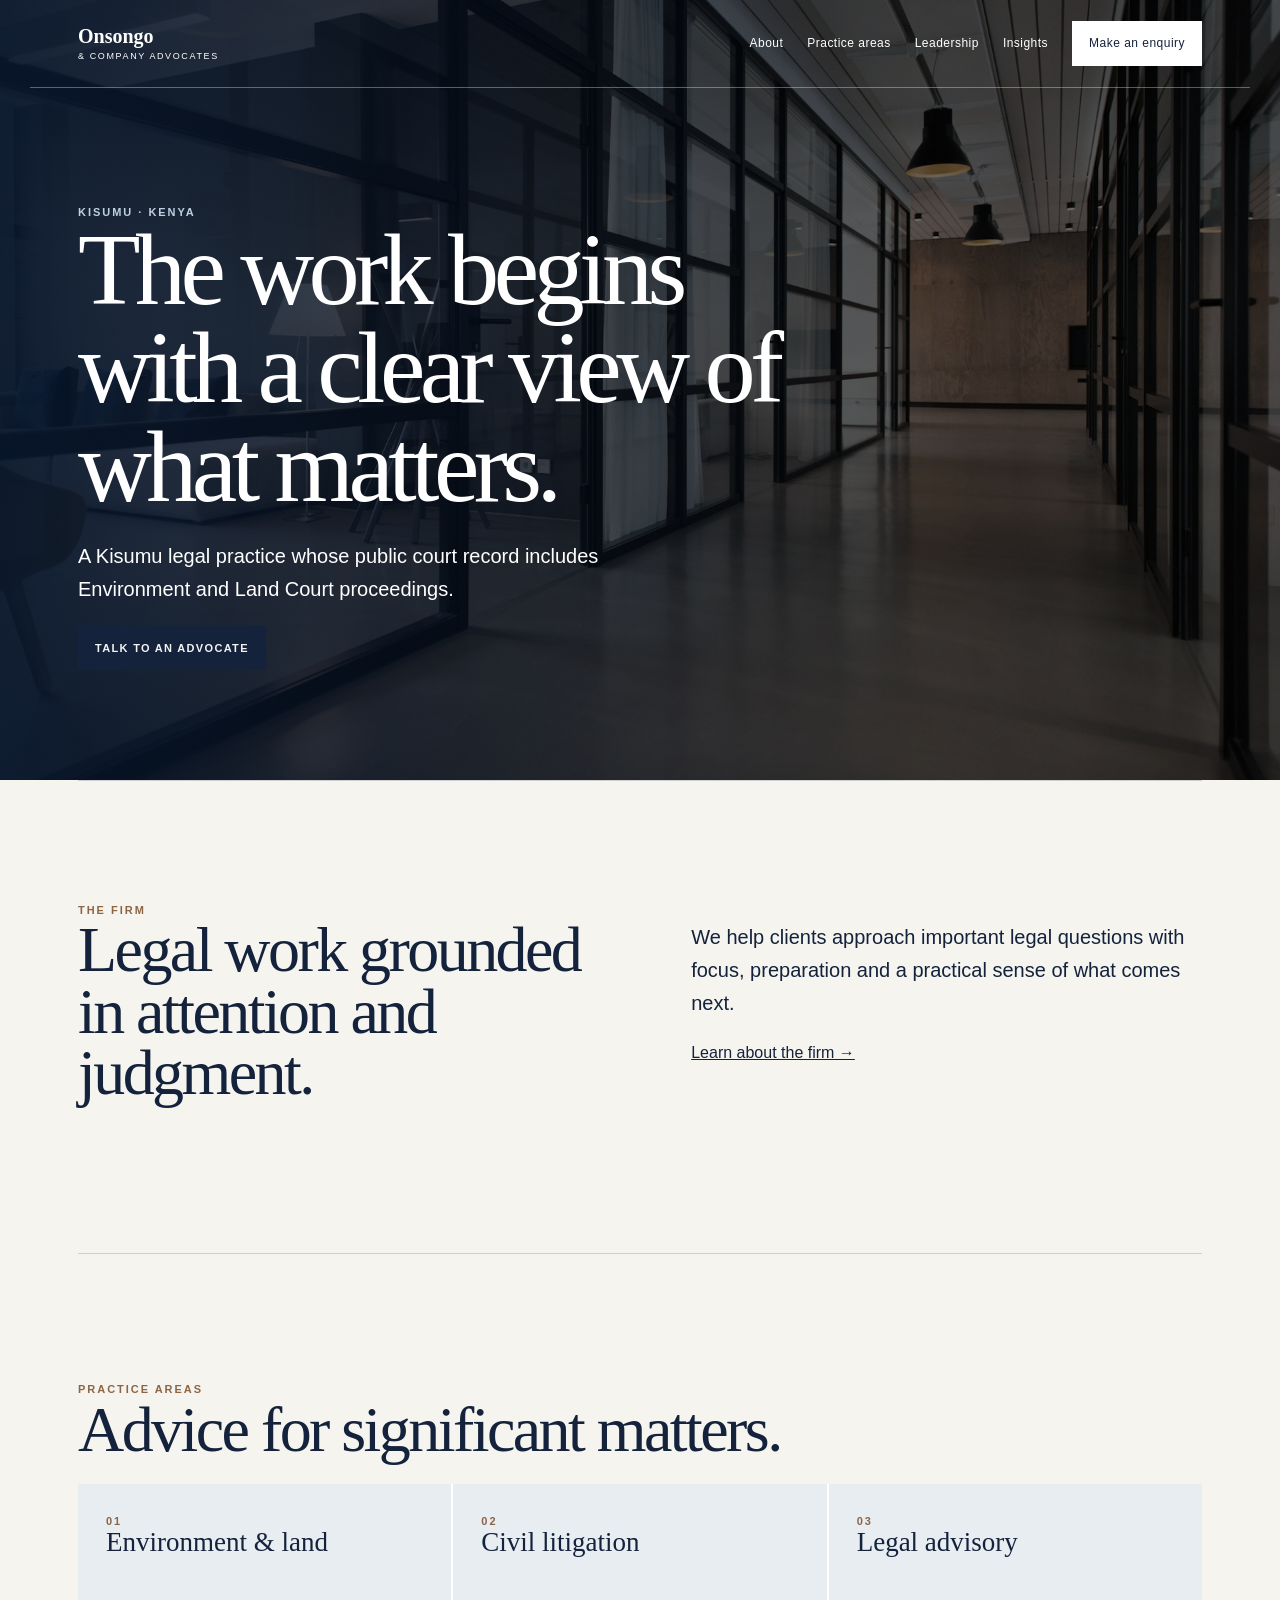
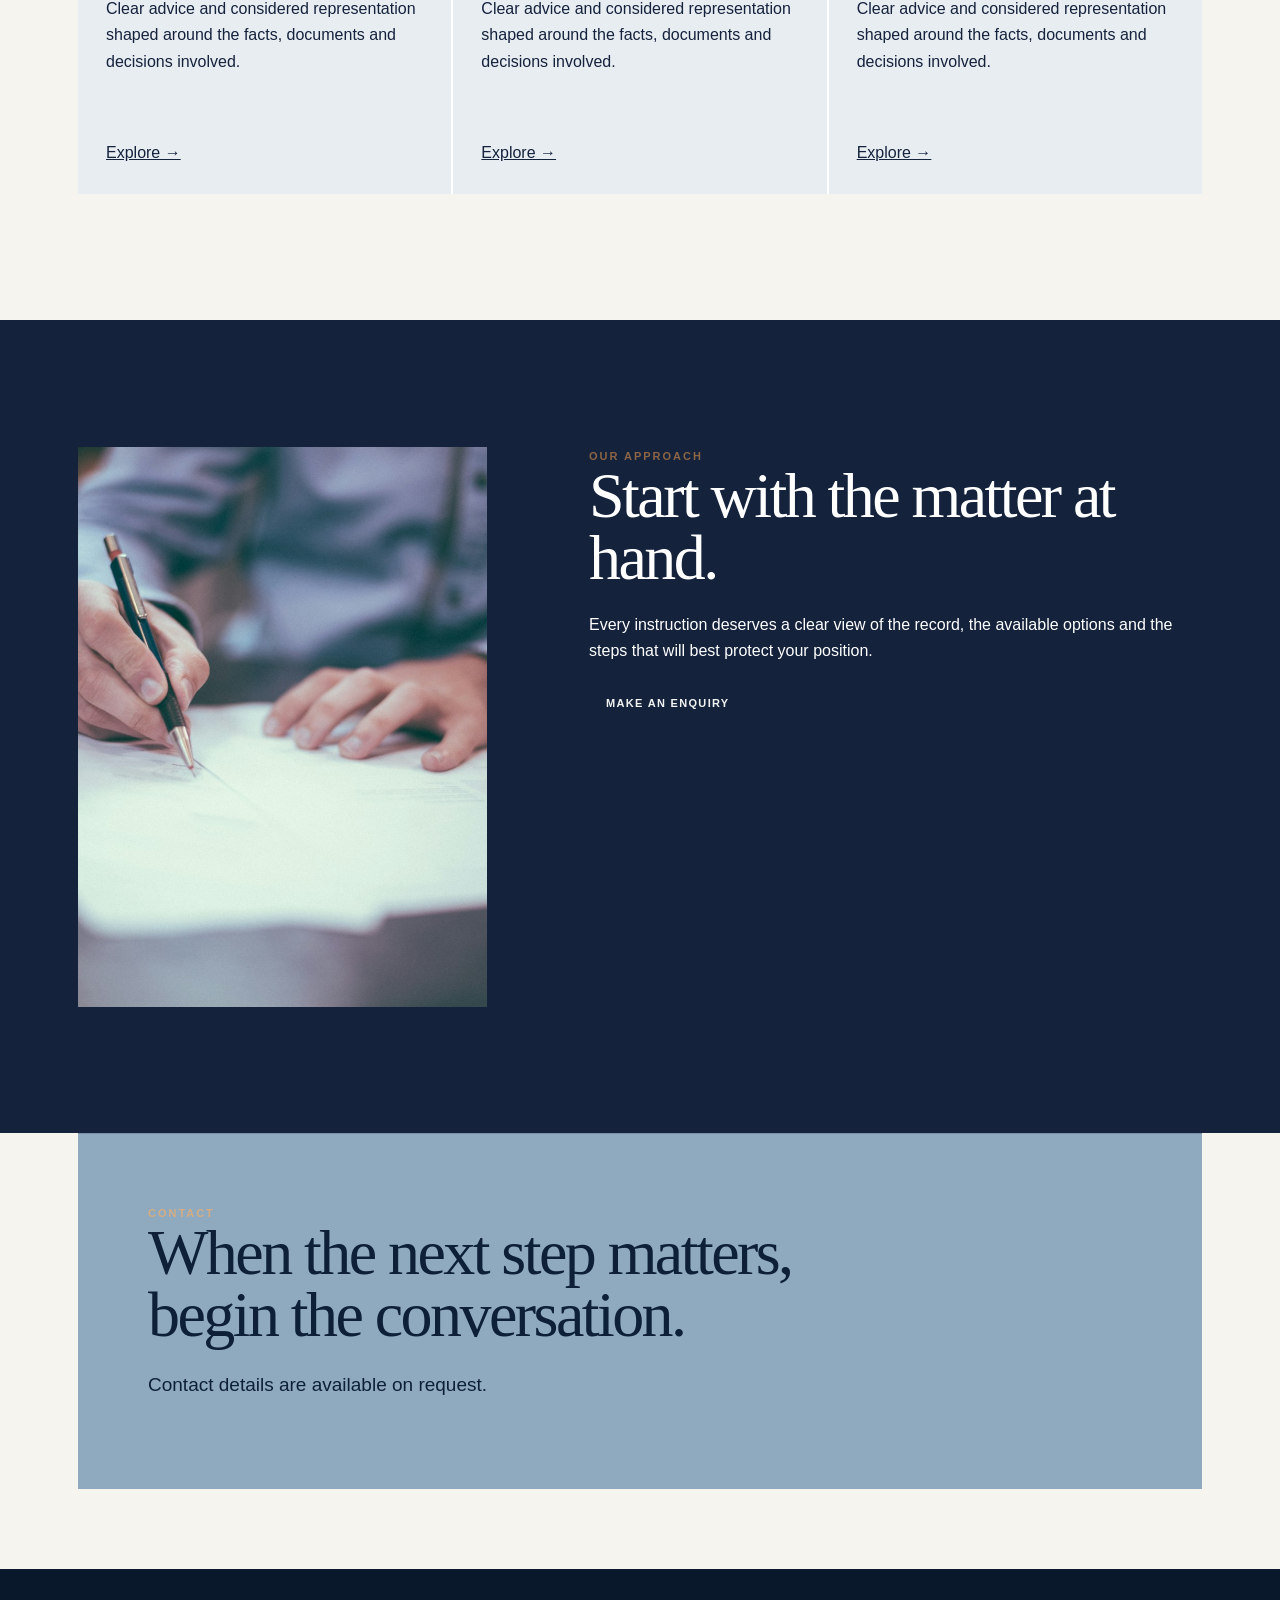
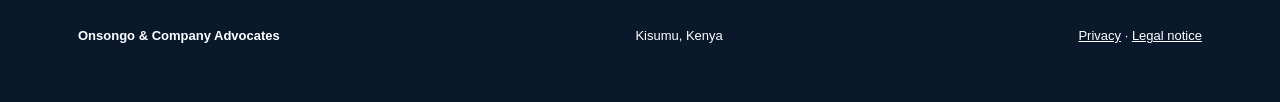
<file: index.html>
<!doctype html><html lang="en"><head><meta charset="utf-8"><meta name="viewport" content="width=device-width,initial-scale=1"><title>Onsongo & Company Advocates</title><meta name="description" content="Onsongo & Company Advocates — legal counsel in Kisumu, Kenya."><link rel="canonical" href="https://onsongo-company-advocates.vercel.app/"><meta property="og:title" content="Onsongo & Company Advocates"><meta property="og:description" content="Onsongo & Company Advocates — legal counsel in Kisumu, Kenya."><meta property="og:image" content="https://onsongo-company-advocates.vercel.app/assets/hero.jpg"><meta name="twitter:card" content="summary_large_image"><link rel="manifest" href="/manifest.webmanifest"><link rel="preload" as="image" href="/assets/hero.jpg"><style>:root{--ink:#14223c;--paper:#f2f4f2;--accent:#b47d4b;--line:color-mix(in srgb,var(--ink) 18%,transparent)}*{box-sizing:border-box}html{scroll-behavior:smooth}body{margin:0;background:var(--paper);color:var(--ink);font:16px/1.65 Arial,sans-serif}a{color:inherit}header,main,footer{max-width:1220px;margin:auto;padding-inline:clamp(20px,4vw,48px)}header{height:88px;display:flex;align-items:center;justify-content:space-between;border-bottom:1px solid var(--line)}.logo{text-decoration:none;font:600 20px/1 Georgia,serif}.logo small{display:block;font:9px Arial;letter-spacing:.18em;margin-top:5px}nav{display:flex;align-items:center;gap:24px;font-size:12px;letter-spacing:.04em}nav a{text-decoration:none}.navcta,.button{background:var(--ink);color:var(--paper);padding:13px 17px}.menu{display:none}section{padding:clamp(68px,10vw,126px) 0;border-top:1px solid var(--line)}.hero{border:0;padding-top:50px;display:grid;grid-template-columns:1.05fr .95fr;gap:clamp(32px,7vw,90px);align-items:end;min-height:640px}.kicker{font-size:11px;font-weight:700;letter-spacing:.18em;text-transform:uppercase;color:#8c6545}h1,h2,h3{font-family:Georgia,serif;font-weight:500;line-height:.96;margin:0 0 24px}h1{font-size:clamp(54px,7.6vw,106px);letter-spacing:-.055em}h2{font-size:clamp(38px,5vw,66px);letter-spacing:-.04em}.hero p,.intro{font-size:20px;max-width:570px}.heroimg{width:100%;height:510px;object-fit:cover;display:block;filter:saturate(.8) contrast(1.03)}.button{display:inline-block;text-decoration:none;font-size:11px;letter-spacing:.12em;text-transform:uppercase;font-weight:bold}.twocol{display:grid;grid-template-columns:1fr 1fr;gap:clamp(35px,8vw,110px)}.cards{display:grid;grid-template-columns:repeat(3,1fr);border:1px solid var(--line)}.card{padding:28px;border-right:1px solid var(--line);min-height:250px}.card:last-child{border:0}.card h3{font-size:27px}.wideimage{width:100%;height:390px;object-fit:cover}.band{background:var(--ink);color:var(--paper);padding:clamp(36px,6vw,70px)}.band h2{max-width:700px}.details{font-size:19px}.legal{font-size:14px;max-width:760px;color:color-mix(in srgb,var(--ink) 74%,transparent)}footer{padding-block:55px;font-size:13px;border-top:1px solid var(--line)}footer div{display:flex;justify-content:space-between;gap:20px;flex-wrap:wrap}.pagehero{padding:110px 0 72px}.list{padding:0;margin:35px 0;list-style:none;border-top:1px solid var(--line)}.list li{padding:25px 0;border-bottom:1px solid var(--line);display:grid;grid-template-columns:1fr 2fr;gap:30px}.list b{font:500 30px Georgia,serif}@media(max-width:760px){header{height:76px}nav{display:none}.menu{display:block;border:0;background:none;color:var(--ink);font:12px Arial;letter-spacing:.1em;text-transform:uppercase}.hero,.twocol{grid-template-columns:1fr}.hero{min-height:auto;padding-top:60px}.heroimg{height:350px}.cards{grid-template-columns:1fr}.card{border-right:0;border-bottom:1px solid var(--line);min-height:0}.card:last-child{border-bottom:0}.list li{grid-template-columns:1fr;gap:9px}section{padding:70px 0}}@media(prefers-reduced-motion:reduce){html{scroll-behavior:auto}}</style><link rel="stylesheet" href="/assets/brand.css"><script type="application/ld+json">{"@context":"https://schema.org","@type":"LegalService","name":"Onsongo & Company Advocates","address":{"@type":"PostalAddress","addressLocality":"Kisumu","addressCountry":"KE"}}</script></head><body><header><a class="logo" href="/">Onsongo<small>& COMPANY ADVOCATES</small></a><button class="menu" aria-label="Open navigation">Menu</button><nav><a href="/about.html">About</a><a href="/practice-areas.html">Practice areas</a><a href="/about.html#leadership">Leadership</a><a href="/insights.html">Insights</a><a href="/contact.html" class="navcta">Make an enquiry</a></nav></header><main><section class="hero"><div><div class="kicker">Kisumu · Kenya</div><h1>The work begins with a clear view of what matters.</h1><p>A Kisumu legal practice whose public court record includes Environment and Land Court proceedings.</p><a class="button" href="/contact.html">Talk to an advocate</a></div><img class="heroimg" src="/assets/hero.jpg" alt="A calm, modern office environment"></section><section class="twocol"><div><div class="kicker">The firm</div><h2>Legal work grounded in attention and judgment.</h2></div><div><p class="intro">We help clients approach important legal questions with focus, preparation and a practical sense of what comes next.</p><a href="/about.html">Learn about the firm →</a></div></section><section><div class="kicker">Practice areas</div><h2>Advice for significant matters.</h2><div class="cards"><article class="card"><div class="kicker">01</div><h3>Environment & land</h3><p>Clear advice and considered representation shaped around the facts, documents and decisions involved.</p><a href="/practice-areas.html">Explore →</a></article><article class="card"><div class="kicker">02</div><h3>Civil litigation</h3><p>Clear advice and considered representation shaped around the facts, documents and decisions involved.</p><a href="/practice-areas.html">Explore →</a></article><article class="card"><div class="kicker">03</div><h3>Legal advisory</h3><p>Clear advice and considered representation shaped around the facts, documents and decisions involved.</p><a href="/practice-areas.html">Explore →</a></article></div></section><section class="twocol"><img class="wideimage" src="/assets/editorial.jpg" alt="Professional documents and workspace"><div><div class="kicker">Our approach</div><h2>Start with the matter at hand.</h2><p>Every instruction deserves a clear view of the record, the available options and the steps that will best protect your position.</p><a class="button" href="/contact.html">Make an enquiry</a></div></section><section class="band"><div class="kicker" style="color:#d5ad83">Contact</div><h2>When the next step matters, begin the conversation.</h2><p class="details">Contact details are available on request.</p></section></main><footer><div><strong>Onsongo & Company Advocates</strong><span>Kisumu, Kenya</span><span><a href="/privacy.html">Privacy</a> · <a href="/terms.html">Legal notice</a></span></div></footer><script src="/assets/site.js"></script></body></html>
</file>
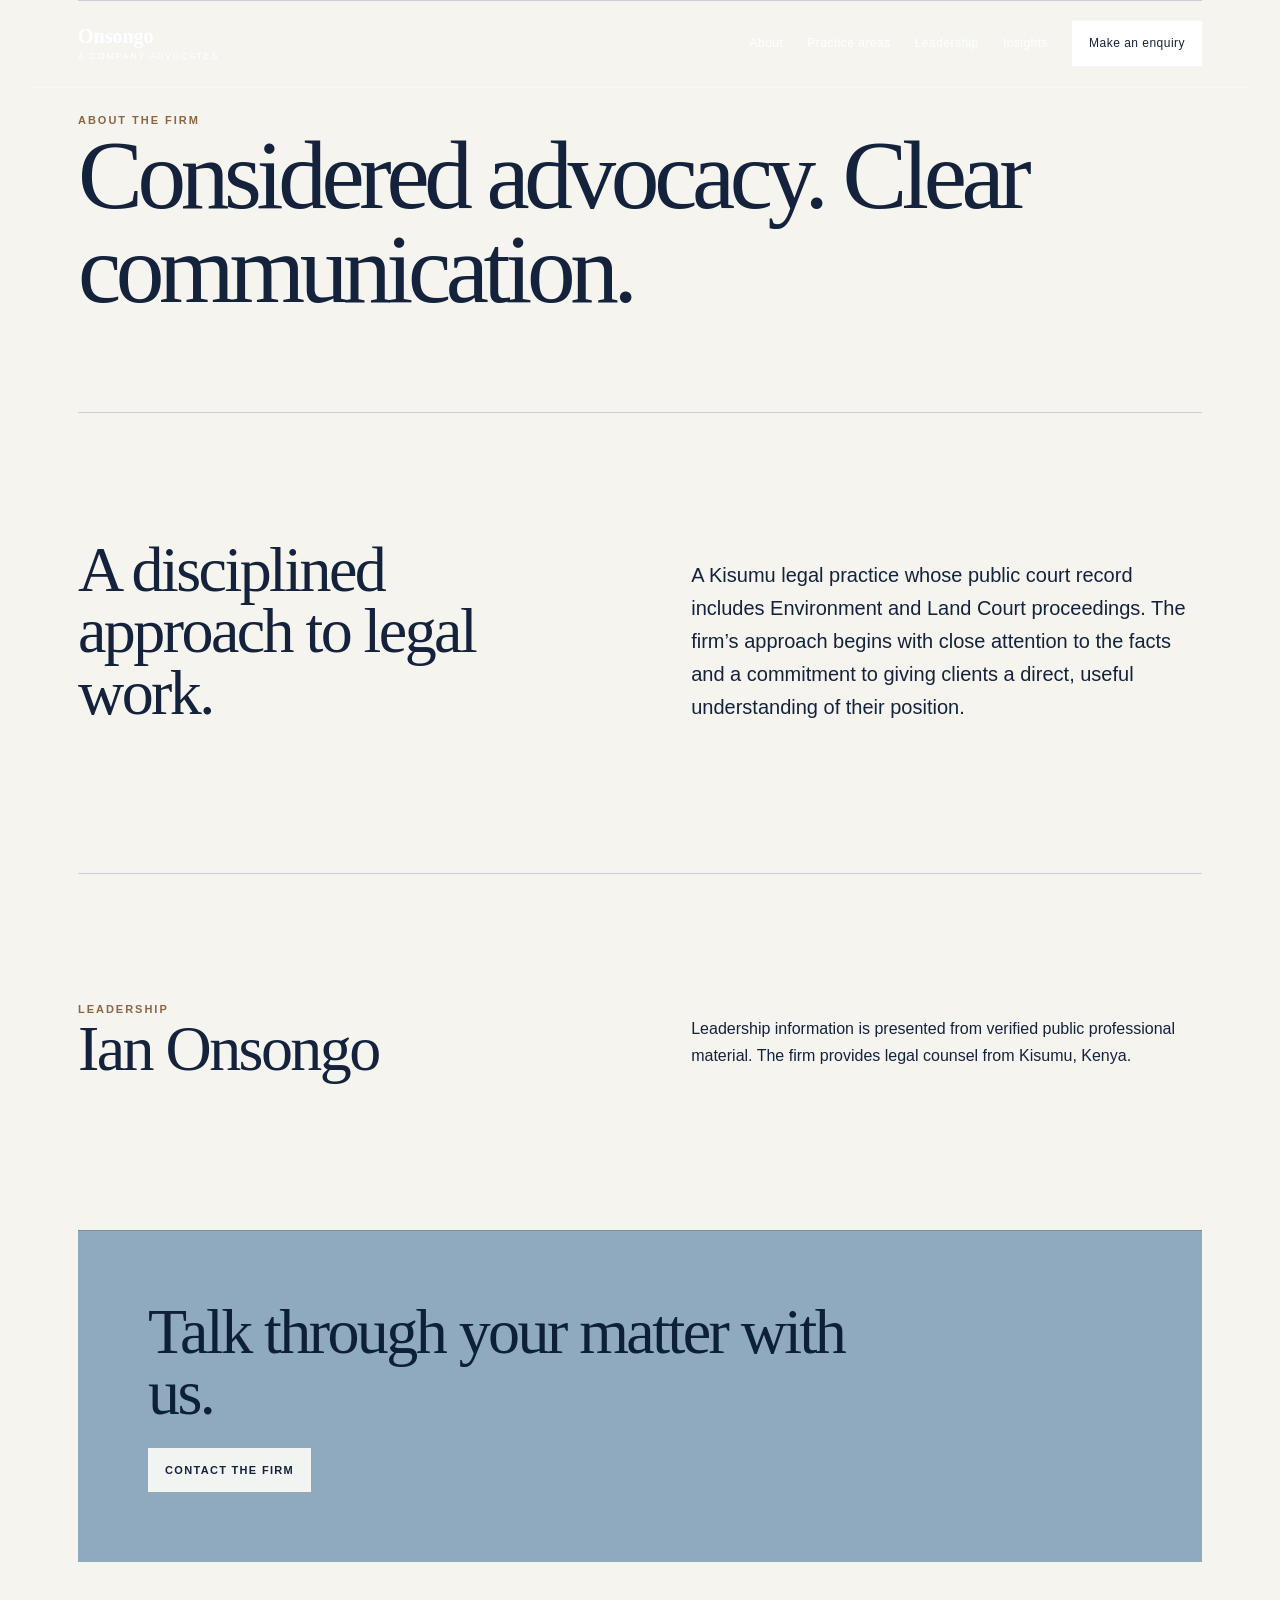
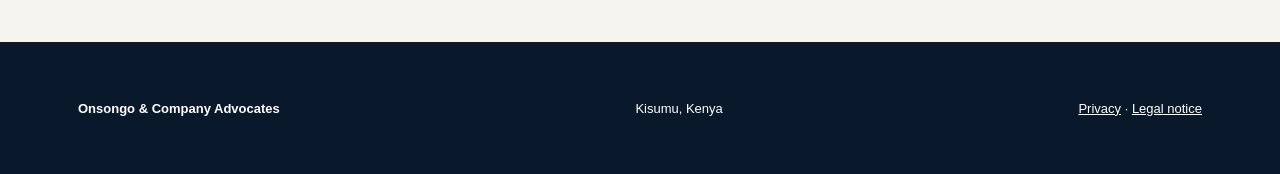
<file: about.html>
<!doctype html><html lang="en"><head><meta charset="utf-8"><meta name="viewport" content="width=device-width,initial-scale=1"><title>About | Onsongo & Company Advocates</title><meta name="description" content="Learn about Onsongo & Company Advocates in Kisumu."><link rel="canonical" href="https://onsongo-company-advocates.vercel.app/about.html"><meta property="og:title" content="About | Onsongo & Company Advocates"><meta property="og:description" content="Learn about Onsongo & Company Advocates in Kisumu."><meta property="og:image" content="https://onsongo-company-advocates.vercel.app/assets/hero.jpg"><meta name="twitter:card" content="summary_large_image"><link rel="manifest" href="/manifest.webmanifest"><link rel="preload" as="image" href="/assets/hero.jpg"><style>:root{--ink:#14223c;--paper:#f2f4f2;--accent:#b47d4b;--line:color-mix(in srgb,var(--ink) 18%,transparent)}*{box-sizing:border-box}html{scroll-behavior:smooth}body{margin:0;background:var(--paper);color:var(--ink);font:16px/1.65 Arial,sans-serif}a{color:inherit}header,main,footer{max-width:1220px;margin:auto;padding-inline:clamp(20px,4vw,48px)}header{height:88px;display:flex;align-items:center;justify-content:space-between;border-bottom:1px solid var(--line)}.logo{text-decoration:none;font:600 20px/1 Georgia,serif}.logo small{display:block;font:9px Arial;letter-spacing:.18em;margin-top:5px}nav{display:flex;align-items:center;gap:24px;font-size:12px;letter-spacing:.04em}nav a{text-decoration:none}.navcta,.button{background:var(--ink);color:var(--paper);padding:13px 17px}.menu{display:none}section{padding:clamp(68px,10vw,126px) 0;border-top:1px solid var(--line)}.hero{border:0;padding-top:50px;display:grid;grid-template-columns:1.05fr .95fr;gap:clamp(32px,7vw,90px);align-items:end;min-height:640px}.kicker{font-size:11px;font-weight:700;letter-spacing:.18em;text-transform:uppercase;color:#8c6545}h1,h2,h3{font-family:Georgia,serif;font-weight:500;line-height:.96;margin:0 0 24px}h1{font-size:clamp(54px,7.6vw,106px);letter-spacing:-.055em}h2{font-size:clamp(38px,5vw,66px);letter-spacing:-.04em}.hero p,.intro{font-size:20px;max-width:570px}.heroimg{width:100%;height:510px;object-fit:cover;display:block;filter:saturate(.8) contrast(1.03)}.button{display:inline-block;text-decoration:none;font-size:11px;letter-spacing:.12em;text-transform:uppercase;font-weight:bold}.twocol{display:grid;grid-template-columns:1fr 1fr;gap:clamp(35px,8vw,110px)}.cards{display:grid;grid-template-columns:repeat(3,1fr);border:1px solid var(--line)}.card{padding:28px;border-right:1px solid var(--line);min-height:250px}.card:last-child{border:0}.card h3{font-size:27px}.wideimage{width:100%;height:390px;object-fit:cover}.band{background:var(--ink);color:var(--paper);padding:clamp(36px,6vw,70px)}.band h2{max-width:700px}.details{font-size:19px}.legal{font-size:14px;max-width:760px;color:color-mix(in srgb,var(--ink) 74%,transparent)}footer{padding-block:55px;font-size:13px;border-top:1px solid var(--line)}footer div{display:flex;justify-content:space-between;gap:20px;flex-wrap:wrap}.pagehero{padding:110px 0 72px}.list{padding:0;margin:35px 0;list-style:none;border-top:1px solid var(--line)}.list li{padding:25px 0;border-bottom:1px solid var(--line);display:grid;grid-template-columns:1fr 2fr;gap:30px}.list b{font:500 30px Georgia,serif}@media(max-width:760px){header{height:76px}nav{display:none}.menu{display:block;border:0;background:none;color:var(--ink);font:12px Arial;letter-spacing:.1em;text-transform:uppercase}.hero,.twocol{grid-template-columns:1fr}.hero{min-height:auto;padding-top:60px}.heroimg{height:350px}.cards{grid-template-columns:1fr}.card{border-right:0;border-bottom:1px solid var(--line);min-height:0}.card:last-child{border-bottom:0}.list li{grid-template-columns:1fr;gap:9px}section{padding:70px 0}}@media(prefers-reduced-motion:reduce){html{scroll-behavior:auto}}</style><link rel="stylesheet" href="/assets/brand.css"><script type="application/ld+json">{"@context":"https://schema.org","@type":"LegalService","name":"Onsongo & Company Advocates","address":{"@type":"PostalAddress","addressLocality":"Kisumu","addressCountry":"KE"}}</script></head><body><header><a class="logo" href="/">Onsongo<small>& COMPANY ADVOCATES</small></a><button class="menu" aria-label="Open navigation">Menu</button><nav><a href="/about.html">About</a><a href="/practice-areas.html">Practice areas</a><a href="/about.html#leadership">Leadership</a><a href="/insights.html">Insights</a><a href="/contact.html" class="navcta">Make an enquiry</a></nav></header><main><section class="pagehero"><div class="kicker">About the firm</div><h1>Considered advocacy. Clear communication.</h1></section><section class="twocol"><div><h2>A disciplined approach to legal work.</h2></div><div><p class="intro">A Kisumu legal practice whose public court record includes Environment and Land Court proceedings. The firm’s approach begins with close attention to the facts and a commitment to giving clients a direct, useful understanding of their position.</p></div></section><section id="leadership" class="twocol"><div><div class="kicker">Leadership</div><h2>Ian Onsongo</h2></div><div><p>Leadership information is presented from verified public professional material. The firm provides legal counsel from Kisumu, Kenya.</p></div></section><section class="band"><h2>Talk through your matter with us.</h2><a class="button" style="background:var(--paper);color:var(--ink)" href="/contact.html">Contact the firm</a></section></main><footer><div><strong>Onsongo & Company Advocates</strong><span>Kisumu, Kenya</span><span><a href="/privacy.html">Privacy</a> · <a href="/terms.html">Legal notice</a></span></div></footer><script src="/assets/site.js"></script></body></html>
</file>
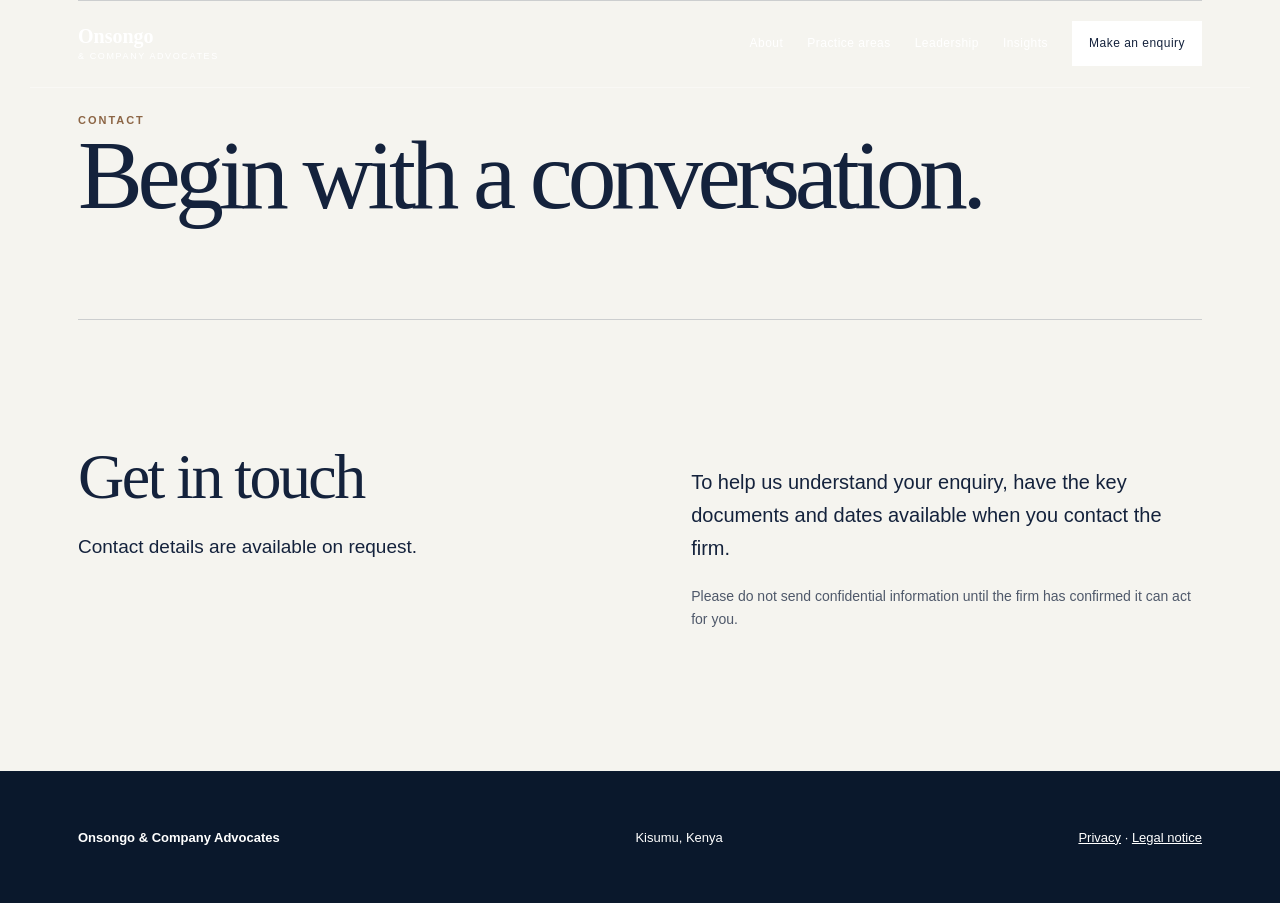
<file: contact.html>
<!doctype html><html lang="en"><head><meta charset="utf-8"><meta name="viewport" content="width=device-width,initial-scale=1"><title>Contact | Onsongo & Company Advocates</title><meta name="description" content="Contact Onsongo & Company Advocates in Kisumu, Kenya."><link rel="canonical" href="https://onsongo-company-advocates.vercel.app/contact.html"><meta property="og:title" content="Contact | Onsongo & Company Advocates"><meta property="og:description" content="Contact Onsongo & Company Advocates in Kisumu, Kenya."><meta property="og:image" content="https://onsongo-company-advocates.vercel.app/assets/hero.jpg"><meta name="twitter:card" content="summary_large_image"><link rel="manifest" href="/manifest.webmanifest"><link rel="preload" as="image" href="/assets/hero.jpg"><style>:root{--ink:#14223c;--paper:#f2f4f2;--accent:#b47d4b;--line:color-mix(in srgb,var(--ink) 18%,transparent)}*{box-sizing:border-box}html{scroll-behavior:smooth}body{margin:0;background:var(--paper);color:var(--ink);font:16px/1.65 Arial,sans-serif}a{color:inherit}header,main,footer{max-width:1220px;margin:auto;padding-inline:clamp(20px,4vw,48px)}header{height:88px;display:flex;align-items:center;justify-content:space-between;border-bottom:1px solid var(--line)}.logo{text-decoration:none;font:600 20px/1 Georgia,serif}.logo small{display:block;font:9px Arial;letter-spacing:.18em;margin-top:5px}nav{display:flex;align-items:center;gap:24px;font-size:12px;letter-spacing:.04em}nav a{text-decoration:none}.navcta,.button{background:var(--ink);color:var(--paper);padding:13px 17px}.menu{display:none}section{padding:clamp(68px,10vw,126px) 0;border-top:1px solid var(--line)}.hero{border:0;padding-top:50px;display:grid;grid-template-columns:1.05fr .95fr;gap:clamp(32px,7vw,90px);align-items:end;min-height:640px}.kicker{font-size:11px;font-weight:700;letter-spacing:.18em;text-transform:uppercase;color:#8c6545}h1,h2,h3{font-family:Georgia,serif;font-weight:500;line-height:.96;margin:0 0 24px}h1{font-size:clamp(54px,7.6vw,106px);letter-spacing:-.055em}h2{font-size:clamp(38px,5vw,66px);letter-spacing:-.04em}.hero p,.intro{font-size:20px;max-width:570px}.heroimg{width:100%;height:510px;object-fit:cover;display:block;filter:saturate(.8) contrast(1.03)}.button{display:inline-block;text-decoration:none;font-size:11px;letter-spacing:.12em;text-transform:uppercase;font-weight:bold}.twocol{display:grid;grid-template-columns:1fr 1fr;gap:clamp(35px,8vw,110px)}.cards{display:grid;grid-template-columns:repeat(3,1fr);border:1px solid var(--line)}.card{padding:28px;border-right:1px solid var(--line);min-height:250px}.card:last-child{border:0}.card h3{font-size:27px}.wideimage{width:100%;height:390px;object-fit:cover}.band{background:var(--ink);color:var(--paper);padding:clamp(36px,6vw,70px)}.band h2{max-width:700px}.details{font-size:19px}.legal{font-size:14px;max-width:760px;color:color-mix(in srgb,var(--ink) 74%,transparent)}footer{padding-block:55px;font-size:13px;border-top:1px solid var(--line)}footer div{display:flex;justify-content:space-between;gap:20px;flex-wrap:wrap}.pagehero{padding:110px 0 72px}.list{padding:0;margin:35px 0;list-style:none;border-top:1px solid var(--line)}.list li{padding:25px 0;border-bottom:1px solid var(--line);display:grid;grid-template-columns:1fr 2fr;gap:30px}.list b{font:500 30px Georgia,serif}@media(max-width:760px){header{height:76px}nav{display:none}.menu{display:block;border:0;background:none;color:var(--ink);font:12px Arial;letter-spacing:.1em;text-transform:uppercase}.hero,.twocol{grid-template-columns:1fr}.hero{min-height:auto;padding-top:60px}.heroimg{height:350px}.cards{grid-template-columns:1fr}.card{border-right:0;border-bottom:1px solid var(--line);min-height:0}.card:last-child{border-bottom:0}.list li{grid-template-columns:1fr;gap:9px}section{padding:70px 0}}@media(prefers-reduced-motion:reduce){html{scroll-behavior:auto}}</style><link rel="stylesheet" href="/assets/brand.css"><script type="application/ld+json">{"@context":"https://schema.org","@type":"LegalService","name":"Onsongo & Company Advocates","address":{"@type":"PostalAddress","addressLocality":"Kisumu","addressCountry":"KE"}}</script></head><body><header><a class="logo" href="/">Onsongo<small>& COMPANY ADVOCATES</small></a><button class="menu" aria-label="Open navigation">Menu</button><nav><a href="/about.html">About</a><a href="/practice-areas.html">Practice areas</a><a href="/about.html#leadership">Leadership</a><a href="/insights.html">Insights</a><a href="/contact.html" class="navcta">Make an enquiry</a></nav></header><main><section class="pagehero"><div class="kicker">Contact</div><h1>Begin with a conversation.</h1></section><section class="twocol"><div><h2>Get in touch</h2><p class="details">Contact details are available on request.</p></div><div><p class="intro">To help us understand your enquiry, have the key documents and dates available when you contact the firm.</p><p class="legal">Please do not send confidential information until the firm has confirmed it can act for you.</p></div></section></main><footer><div><strong>Onsongo & Company Advocates</strong><span>Kisumu, Kenya</span><span><a href="/privacy.html">Privacy</a> · <a href="/terms.html">Legal notice</a></span></div></footer><script src="/assets/site.js"></script></body></html>
</file>
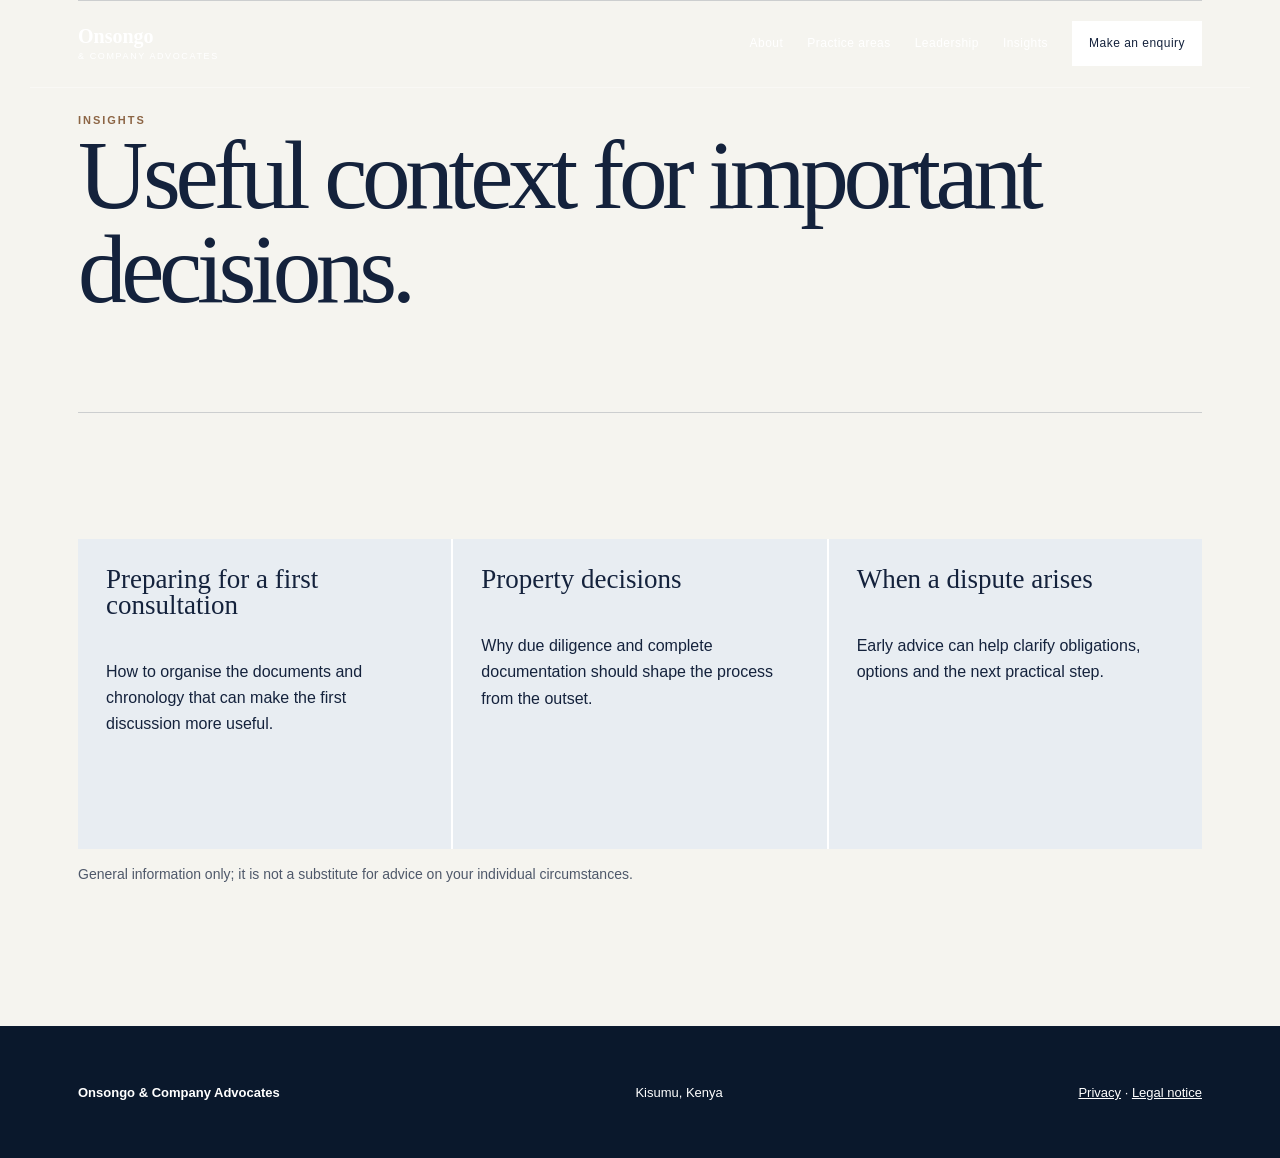
<file: insights.html>
<!doctype html><html lang="en"><head><meta charset="utf-8"><meta name="viewport" content="width=device-width,initial-scale=1"><title>Insights | Onsongo & Company Advocates</title><meta name="description" content="Legal resources from Onsongo & Company Advocates."><link rel="canonical" href="https://onsongo-company-advocates.vercel.app/insights.html"><meta property="og:title" content="Insights | Onsongo & Company Advocates"><meta property="og:description" content="Legal resources from Onsongo & Company Advocates."><meta property="og:image" content="https://onsongo-company-advocates.vercel.app/assets/hero.jpg"><meta name="twitter:card" content="summary_large_image"><link rel="manifest" href="/manifest.webmanifest"><link rel="preload" as="image" href="/assets/hero.jpg"><style>:root{--ink:#14223c;--paper:#f2f4f2;--accent:#b47d4b;--line:color-mix(in srgb,var(--ink) 18%,transparent)}*{box-sizing:border-box}html{scroll-behavior:smooth}body{margin:0;background:var(--paper);color:var(--ink);font:16px/1.65 Arial,sans-serif}a{color:inherit}header,main,footer{max-width:1220px;margin:auto;padding-inline:clamp(20px,4vw,48px)}header{height:88px;display:flex;align-items:center;justify-content:space-between;border-bottom:1px solid var(--line)}.logo{text-decoration:none;font:600 20px/1 Georgia,serif}.logo small{display:block;font:9px Arial;letter-spacing:.18em;margin-top:5px}nav{display:flex;align-items:center;gap:24px;font-size:12px;letter-spacing:.04em}nav a{text-decoration:none}.navcta,.button{background:var(--ink);color:var(--paper);padding:13px 17px}.menu{display:none}section{padding:clamp(68px,10vw,126px) 0;border-top:1px solid var(--line)}.hero{border:0;padding-top:50px;display:grid;grid-template-columns:1.05fr .95fr;gap:clamp(32px,7vw,90px);align-items:end;min-height:640px}.kicker{font-size:11px;font-weight:700;letter-spacing:.18em;text-transform:uppercase;color:#8c6545}h1,h2,h3{font-family:Georgia,serif;font-weight:500;line-height:.96;margin:0 0 24px}h1{font-size:clamp(54px,7.6vw,106px);letter-spacing:-.055em}h2{font-size:clamp(38px,5vw,66px);letter-spacing:-.04em}.hero p,.intro{font-size:20px;max-width:570px}.heroimg{width:100%;height:510px;object-fit:cover;display:block;filter:saturate(.8) contrast(1.03)}.button{display:inline-block;text-decoration:none;font-size:11px;letter-spacing:.12em;text-transform:uppercase;font-weight:bold}.twocol{display:grid;grid-template-columns:1fr 1fr;gap:clamp(35px,8vw,110px)}.cards{display:grid;grid-template-columns:repeat(3,1fr);border:1px solid var(--line)}.card{padding:28px;border-right:1px solid var(--line);min-height:250px}.card:last-child{border:0}.card h3{font-size:27px}.wideimage{width:100%;height:390px;object-fit:cover}.band{background:var(--ink);color:var(--paper);padding:clamp(36px,6vw,70px)}.band h2{max-width:700px}.details{font-size:19px}.legal{font-size:14px;max-width:760px;color:color-mix(in srgb,var(--ink) 74%,transparent)}footer{padding-block:55px;font-size:13px;border-top:1px solid var(--line)}footer div{display:flex;justify-content:space-between;gap:20px;flex-wrap:wrap}.pagehero{padding:110px 0 72px}.list{padding:0;margin:35px 0;list-style:none;border-top:1px solid var(--line)}.list li{padding:25px 0;border-bottom:1px solid var(--line);display:grid;grid-template-columns:1fr 2fr;gap:30px}.list b{font:500 30px Georgia,serif}@media(max-width:760px){header{height:76px}nav{display:none}.menu{display:block;border:0;background:none;color:var(--ink);font:12px Arial;letter-spacing:.1em;text-transform:uppercase}.hero,.twocol{grid-template-columns:1fr}.hero{min-height:auto;padding-top:60px}.heroimg{height:350px}.cards{grid-template-columns:1fr}.card{border-right:0;border-bottom:1px solid var(--line);min-height:0}.card:last-child{border-bottom:0}.list li{grid-template-columns:1fr;gap:9px}section{padding:70px 0}}@media(prefers-reduced-motion:reduce){html{scroll-behavior:auto}}</style><link rel="stylesheet" href="/assets/brand.css"><script type="application/ld+json">{"@context":"https://schema.org","@type":"LegalService","name":"Onsongo & Company Advocates","address":{"@type":"PostalAddress","addressLocality":"Kisumu","addressCountry":"KE"}}</script></head><body><header><a class="logo" href="/">Onsongo<small>& COMPANY ADVOCATES</small></a><button class="menu" aria-label="Open navigation">Menu</button><nav><a href="/about.html">About</a><a href="/practice-areas.html">Practice areas</a><a href="/about.html#leadership">Leadership</a><a href="/insights.html">Insights</a><a href="/contact.html" class="navcta">Make an enquiry</a></nav></header><main><section class="pagehero"><div class="kicker">Insights</div><h1>Useful context for important decisions.</h1></section><section><div class="cards"><article class="card"><h3>Preparing for a first consultation</h3><p>How to organise the documents and chronology that can make the first discussion more useful.</p></article><article class="card"><h3>Property decisions</h3><p>Why due diligence and complete documentation should shape the process from the outset.</p></article><article class="card"><h3>When a dispute arises</h3><p>Early advice can help clarify obligations, options and the next practical step.</p></article></div><p class="legal">General information only; it is not a substitute for advice on your individual circumstances.</p></section></main><footer><div><strong>Onsongo & Company Advocates</strong><span>Kisumu, Kenya</span><span><a href="/privacy.html">Privacy</a> · <a href="/terms.html">Legal notice</a></span></div></footer><script src="/assets/site.js"></script></body></html>
</file>
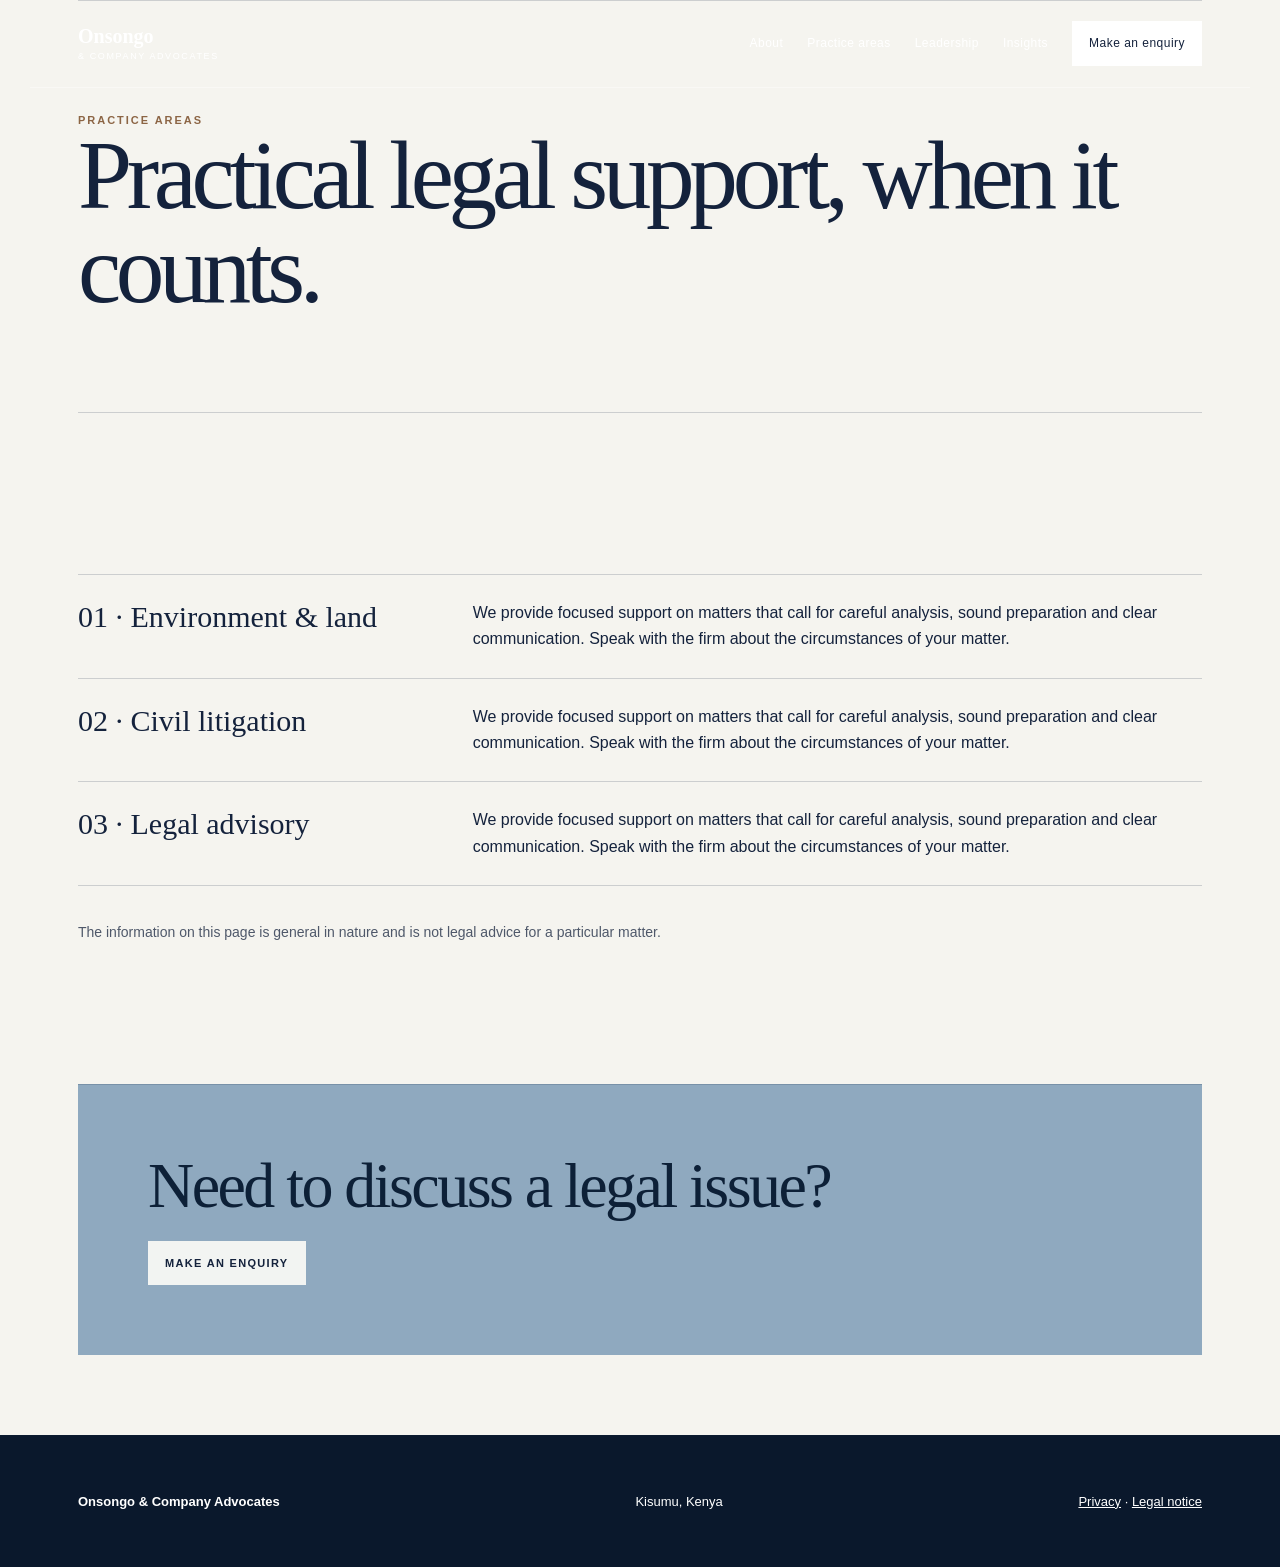
<file: practice-areas.html>
<!doctype html><html lang="en"><head><meta charset="utf-8"><meta name="viewport" content="width=device-width,initial-scale=1"><title>Practice Areas | Onsongo & Company Advocates</title><meta name="description" content="Onsongo & Company Advocates practice areas and legal services in Kisumu."><link rel="canonical" href="https://onsongo-company-advocates.vercel.app/practice-areas.html"><meta property="og:title" content="Practice Areas | Onsongo & Company Advocates"><meta property="og:description" content="Onsongo & Company Advocates practice areas and legal services in Kisumu."><meta property="og:image" content="https://onsongo-company-advocates.vercel.app/assets/hero.jpg"><meta name="twitter:card" content="summary_large_image"><link rel="manifest" href="/manifest.webmanifest"><link rel="preload" as="image" href="/assets/hero.jpg"><style>:root{--ink:#14223c;--paper:#f2f4f2;--accent:#b47d4b;--line:color-mix(in srgb,var(--ink) 18%,transparent)}*{box-sizing:border-box}html{scroll-behavior:smooth}body{margin:0;background:var(--paper);color:var(--ink);font:16px/1.65 Arial,sans-serif}a{color:inherit}header,main,footer{max-width:1220px;margin:auto;padding-inline:clamp(20px,4vw,48px)}header{height:88px;display:flex;align-items:center;justify-content:space-between;border-bottom:1px solid var(--line)}.logo{text-decoration:none;font:600 20px/1 Georgia,serif}.logo small{display:block;font:9px Arial;letter-spacing:.18em;margin-top:5px}nav{display:flex;align-items:center;gap:24px;font-size:12px;letter-spacing:.04em}nav a{text-decoration:none}.navcta,.button{background:var(--ink);color:var(--paper);padding:13px 17px}.menu{display:none}section{padding:clamp(68px,10vw,126px) 0;border-top:1px solid var(--line)}.hero{border:0;padding-top:50px;display:grid;grid-template-columns:1.05fr .95fr;gap:clamp(32px,7vw,90px);align-items:end;min-height:640px}.kicker{font-size:11px;font-weight:700;letter-spacing:.18em;text-transform:uppercase;color:#8c6545}h1,h2,h3{font-family:Georgia,serif;font-weight:500;line-height:.96;margin:0 0 24px}h1{font-size:clamp(54px,7.6vw,106px);letter-spacing:-.055em}h2{font-size:clamp(38px,5vw,66px);letter-spacing:-.04em}.hero p,.intro{font-size:20px;max-width:570px}.heroimg{width:100%;height:510px;object-fit:cover;display:block;filter:saturate(.8) contrast(1.03)}.button{display:inline-block;text-decoration:none;font-size:11px;letter-spacing:.12em;text-transform:uppercase;font-weight:bold}.twocol{display:grid;grid-template-columns:1fr 1fr;gap:clamp(35px,8vw,110px)}.cards{display:grid;grid-template-columns:repeat(3,1fr);border:1px solid var(--line)}.card{padding:28px;border-right:1px solid var(--line);min-height:250px}.card:last-child{border:0}.card h3{font-size:27px}.wideimage{width:100%;height:390px;object-fit:cover}.band{background:var(--ink);color:var(--paper);padding:clamp(36px,6vw,70px)}.band h2{max-width:700px}.details{font-size:19px}.legal{font-size:14px;max-width:760px;color:color-mix(in srgb,var(--ink) 74%,transparent)}footer{padding-block:55px;font-size:13px;border-top:1px solid var(--line)}footer div{display:flex;justify-content:space-between;gap:20px;flex-wrap:wrap}.pagehero{padding:110px 0 72px}.list{padding:0;margin:35px 0;list-style:none;border-top:1px solid var(--line)}.list li{padding:25px 0;border-bottom:1px solid var(--line);display:grid;grid-template-columns:1fr 2fr;gap:30px}.list b{font:500 30px Georgia,serif}@media(max-width:760px){header{height:76px}nav{display:none}.menu{display:block;border:0;background:none;color:var(--ink);font:12px Arial;letter-spacing:.1em;text-transform:uppercase}.hero,.twocol{grid-template-columns:1fr}.hero{min-height:auto;padding-top:60px}.heroimg{height:350px}.cards{grid-template-columns:1fr}.card{border-right:0;border-bottom:1px solid var(--line);min-height:0}.card:last-child{border-bottom:0}.list li{grid-template-columns:1fr;gap:9px}section{padding:70px 0}}@media(prefers-reduced-motion:reduce){html{scroll-behavior:auto}}</style><link rel="stylesheet" href="/assets/brand.css"><script type="application/ld+json">{"@context":"https://schema.org","@type":"LegalService","name":"Onsongo & Company Advocates","address":{"@type":"PostalAddress","addressLocality":"Kisumu","addressCountry":"KE"}}</script></head><body><header><a class="logo" href="/">Onsongo<small>& COMPANY ADVOCATES</small></a><button class="menu" aria-label="Open navigation">Menu</button><nav><a href="/about.html">About</a><a href="/practice-areas.html">Practice areas</a><a href="/about.html#leadership">Leadership</a><a href="/insights.html">Insights</a><a href="/contact.html" class="navcta">Make an enquiry</a></nav></header><main><section class="pagehero"><div class="kicker">Practice areas</div><h1>Practical legal support, when it counts.</h1></section><section><ul class="list"><li><b>01 · Environment & land</b><span>We provide focused support on matters that call for careful analysis, sound preparation and clear communication. Speak with the firm about the circumstances of your matter.</span></li><li><b>02 · Civil litigation</b><span>We provide focused support on matters that call for careful analysis, sound preparation and clear communication. Speak with the firm about the circumstances of your matter.</span></li><li><b>03 · Legal advisory</b><span>We provide focused support on matters that call for careful analysis, sound preparation and clear communication. Speak with the firm about the circumstances of your matter.</span></li></ul><p class="legal">The information on this page is general in nature and is not legal advice for a particular matter.</p></section><section class="band"><h2>Need to discuss a legal issue?</h2><a class="button" style="background:var(--paper);color:var(--ink)" href="/contact.html">Make an enquiry</a></section></main><footer><div><strong>Onsongo & Company Advocates</strong><span>Kisumu, Kenya</span><span><a href="/privacy.html">Privacy</a> · <a href="/terms.html">Legal notice</a></span></div></footer><script src="/assets/site.js"></script></body></html>
</file>
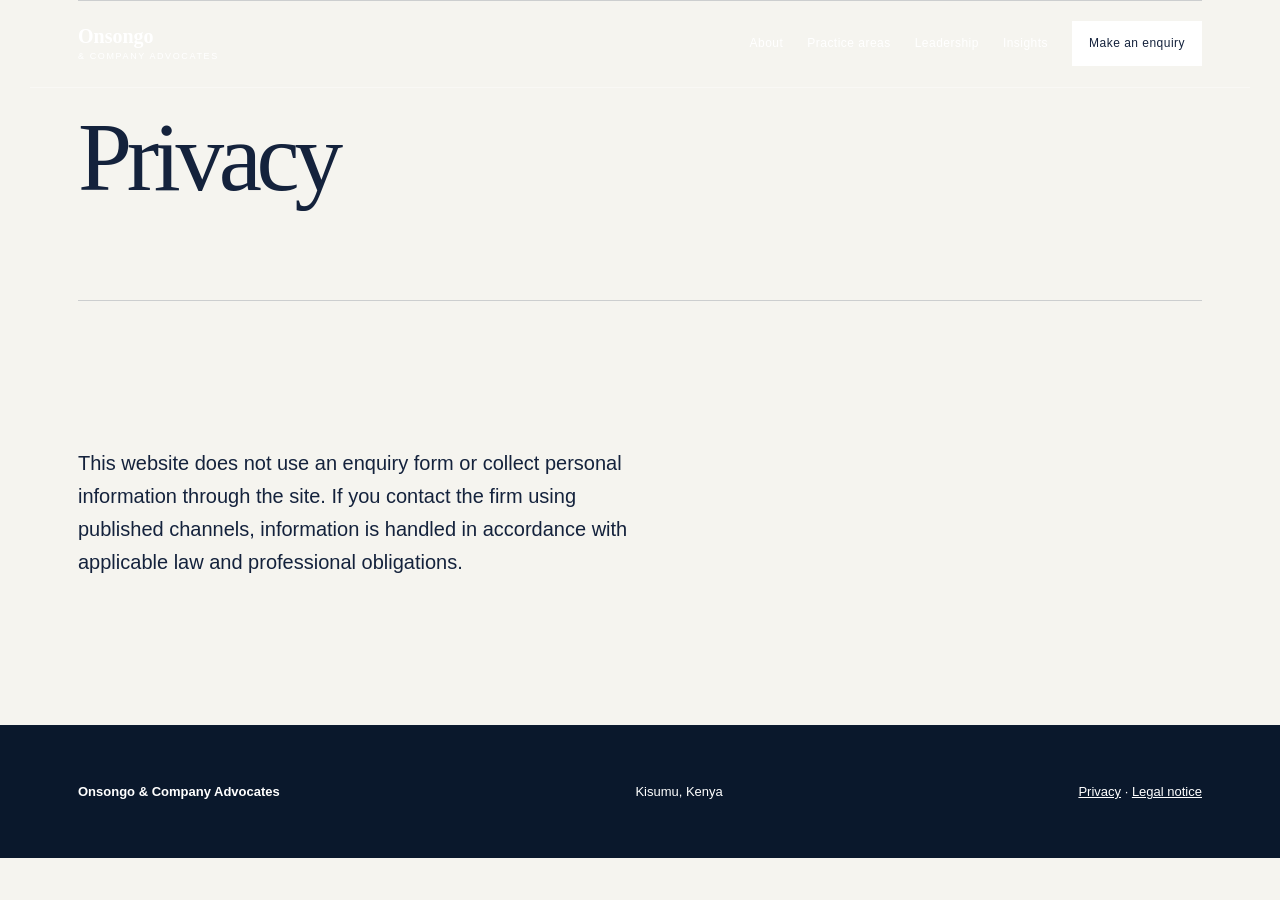
<file: privacy.html>
<!doctype html><html lang="en"><head><meta charset="utf-8"><meta name="viewport" content="width=device-width,initial-scale=1"><title>Privacy | Onsongo & Company Advocates</title><meta name="description" content="privacy information for Onsongo & Company Advocates."><link rel="canonical" href="https://onsongo-company-advocates.vercel.app/privacy.html"><meta property="og:title" content="Privacy | Onsongo & Company Advocates"><meta property="og:description" content="privacy information for Onsongo & Company Advocates."><meta property="og:image" content="https://onsongo-company-advocates.vercel.app/assets/hero.jpg"><meta name="twitter:card" content="summary_large_image"><link rel="manifest" href="/manifest.webmanifest"><link rel="preload" as="image" href="/assets/hero.jpg"><style>:root{--ink:#14223c;--paper:#f2f4f2;--accent:#b47d4b;--line:color-mix(in srgb,var(--ink) 18%,transparent)}*{box-sizing:border-box}html{scroll-behavior:smooth}body{margin:0;background:var(--paper);color:var(--ink);font:16px/1.65 Arial,sans-serif}a{color:inherit}header,main,footer{max-width:1220px;margin:auto;padding-inline:clamp(20px,4vw,48px)}header{height:88px;display:flex;align-items:center;justify-content:space-between;border-bottom:1px solid var(--line)}.logo{text-decoration:none;font:600 20px/1 Georgia,serif}.logo small{display:block;font:9px Arial;letter-spacing:.18em;margin-top:5px}nav{display:flex;align-items:center;gap:24px;font-size:12px;letter-spacing:.04em}nav a{text-decoration:none}.navcta,.button{background:var(--ink);color:var(--paper);padding:13px 17px}.menu{display:none}section{padding:clamp(68px,10vw,126px) 0;border-top:1px solid var(--line)}.hero{border:0;padding-top:50px;display:grid;grid-template-columns:1.05fr .95fr;gap:clamp(32px,7vw,90px);align-items:end;min-height:640px}.kicker{font-size:11px;font-weight:700;letter-spacing:.18em;text-transform:uppercase;color:#8c6545}h1,h2,h3{font-family:Georgia,serif;font-weight:500;line-height:.96;margin:0 0 24px}h1{font-size:clamp(54px,7.6vw,106px);letter-spacing:-.055em}h2{font-size:clamp(38px,5vw,66px);letter-spacing:-.04em}.hero p,.intro{font-size:20px;max-width:570px}.heroimg{width:100%;height:510px;object-fit:cover;display:block;filter:saturate(.8) contrast(1.03)}.button{display:inline-block;text-decoration:none;font-size:11px;letter-spacing:.12em;text-transform:uppercase;font-weight:bold}.twocol{display:grid;grid-template-columns:1fr 1fr;gap:clamp(35px,8vw,110px)}.cards{display:grid;grid-template-columns:repeat(3,1fr);border:1px solid var(--line)}.card{padding:28px;border-right:1px solid var(--line);min-height:250px}.card:last-child{border:0}.card h3{font-size:27px}.wideimage{width:100%;height:390px;object-fit:cover}.band{background:var(--ink);color:var(--paper);padding:clamp(36px,6vw,70px)}.band h2{max-width:700px}.details{font-size:19px}.legal{font-size:14px;max-width:760px;color:color-mix(in srgb,var(--ink) 74%,transparent)}footer{padding-block:55px;font-size:13px;border-top:1px solid var(--line)}footer div{display:flex;justify-content:space-between;gap:20px;flex-wrap:wrap}.pagehero{padding:110px 0 72px}.list{padding:0;margin:35px 0;list-style:none;border-top:1px solid var(--line)}.list li{padding:25px 0;border-bottom:1px solid var(--line);display:grid;grid-template-columns:1fr 2fr;gap:30px}.list b{font:500 30px Georgia,serif}@media(max-width:760px){header{height:76px}nav{display:none}.menu{display:block;border:0;background:none;color:var(--ink);font:12px Arial;letter-spacing:.1em;text-transform:uppercase}.hero,.twocol{grid-template-columns:1fr}.hero{min-height:auto;padding-top:60px}.heroimg{height:350px}.cards{grid-template-columns:1fr}.card{border-right:0;border-bottom:1px solid var(--line);min-height:0}.card:last-child{border-bottom:0}.list li{grid-template-columns:1fr;gap:9px}section{padding:70px 0}}@media(prefers-reduced-motion:reduce){html{scroll-behavior:auto}}</style><link rel="stylesheet" href="/assets/brand.css"><script type="application/ld+json">{"@context":"https://schema.org","@type":"LegalService","name":"Onsongo & Company Advocates","address":{"@type":"PostalAddress","addressLocality":"Kisumu","addressCountry":"KE"}}</script></head><body><header><a class="logo" href="/">Onsongo<small>& COMPANY ADVOCATES</small></a><button class="menu" aria-label="Open navigation">Menu</button><nav><a href="/about.html">About</a><a href="/practice-areas.html">Practice areas</a><a href="/about.html#leadership">Leadership</a><a href="/insights.html">Insights</a><a href="/contact.html" class="navcta">Make an enquiry</a></nav></header><main><section class="pagehero"><h1>Privacy</h1></section><section><p class="intro">This website does not use an enquiry form or collect personal information through the site. If you contact the firm using published channels, information is handled in accordance with applicable law and professional obligations.</p></section></main><footer><div><strong>Onsongo & Company Advocates</strong><span>Kisumu, Kenya</span><span><a href="/privacy.html">Privacy</a> · <a href="/terms.html">Legal notice</a></span></div></footer><script src="/assets/site.js"></script></body></html>
</file>
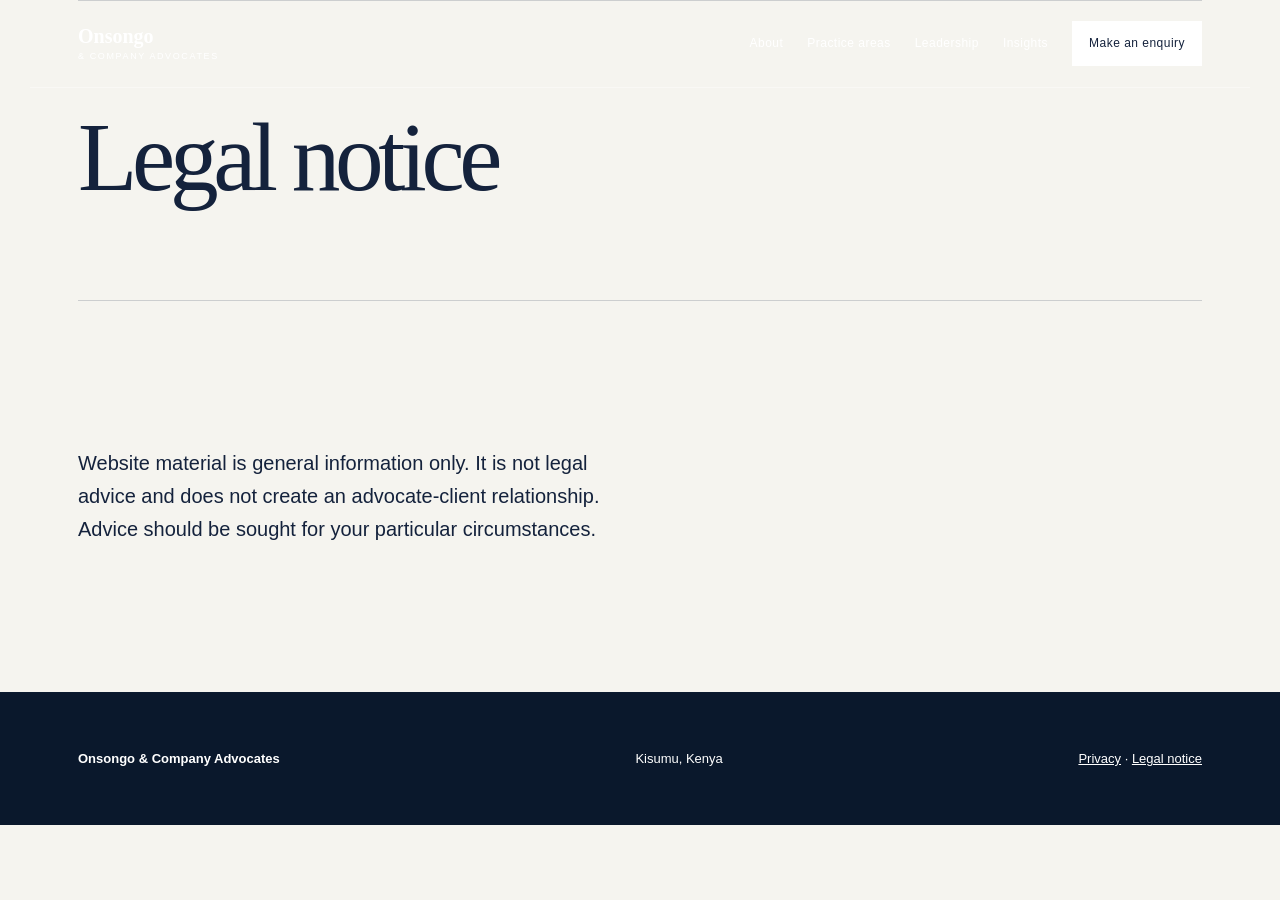
<file: terms.html>
<!doctype html><html lang="en"><head><meta charset="utf-8"><meta name="viewport" content="width=device-width,initial-scale=1"><title>Legal Notice | Onsongo & Company Advocates</title><meta name="description" content="terms information for Onsongo & Company Advocates."><link rel="canonical" href="https://onsongo-company-advocates.vercel.app/legal-notice.html"><meta property="og:title" content="Legal Notice | Onsongo & Company Advocates"><meta property="og:description" content="terms information for Onsongo & Company Advocates."><meta property="og:image" content="https://onsongo-company-advocates.vercel.app/assets/hero.jpg"><meta name="twitter:card" content="summary_large_image"><link rel="manifest" href="/manifest.webmanifest"><link rel="preload" as="image" href="/assets/hero.jpg"><style>:root{--ink:#14223c;--paper:#f2f4f2;--accent:#b47d4b;--line:color-mix(in srgb,var(--ink) 18%,transparent)}*{box-sizing:border-box}html{scroll-behavior:smooth}body{margin:0;background:var(--paper);color:var(--ink);font:16px/1.65 Arial,sans-serif}a{color:inherit}header,main,footer{max-width:1220px;margin:auto;padding-inline:clamp(20px,4vw,48px)}header{height:88px;display:flex;align-items:center;justify-content:space-between;border-bottom:1px solid var(--line)}.logo{text-decoration:none;font:600 20px/1 Georgia,serif}.logo small{display:block;font:9px Arial;letter-spacing:.18em;margin-top:5px}nav{display:flex;align-items:center;gap:24px;font-size:12px;letter-spacing:.04em}nav a{text-decoration:none}.navcta,.button{background:var(--ink);color:var(--paper);padding:13px 17px}.menu{display:none}section{padding:clamp(68px,10vw,126px) 0;border-top:1px solid var(--line)}.hero{border:0;padding-top:50px;display:grid;grid-template-columns:1.05fr .95fr;gap:clamp(32px,7vw,90px);align-items:end;min-height:640px}.kicker{font-size:11px;font-weight:700;letter-spacing:.18em;text-transform:uppercase;color:#8c6545}h1,h2,h3{font-family:Georgia,serif;font-weight:500;line-height:.96;margin:0 0 24px}h1{font-size:clamp(54px,7.6vw,106px);letter-spacing:-.055em}h2{font-size:clamp(38px,5vw,66px);letter-spacing:-.04em}.hero p,.intro{font-size:20px;max-width:570px}.heroimg{width:100%;height:510px;object-fit:cover;display:block;filter:saturate(.8) contrast(1.03)}.button{display:inline-block;text-decoration:none;font-size:11px;letter-spacing:.12em;text-transform:uppercase;font-weight:bold}.twocol{display:grid;grid-template-columns:1fr 1fr;gap:clamp(35px,8vw,110px)}.cards{display:grid;grid-template-columns:repeat(3,1fr);border:1px solid var(--line)}.card{padding:28px;border-right:1px solid var(--line);min-height:250px}.card:last-child{border:0}.card h3{font-size:27px}.wideimage{width:100%;height:390px;object-fit:cover}.band{background:var(--ink);color:var(--paper);padding:clamp(36px,6vw,70px)}.band h2{max-width:700px}.details{font-size:19px}.legal{font-size:14px;max-width:760px;color:color-mix(in srgb,var(--ink) 74%,transparent)}footer{padding-block:55px;font-size:13px;border-top:1px solid var(--line)}footer div{display:flex;justify-content:space-between;gap:20px;flex-wrap:wrap}.pagehero{padding:110px 0 72px}.list{padding:0;margin:35px 0;list-style:none;border-top:1px solid var(--line)}.list li{padding:25px 0;border-bottom:1px solid var(--line);display:grid;grid-template-columns:1fr 2fr;gap:30px}.list b{font:500 30px Georgia,serif}@media(max-width:760px){header{height:76px}nav{display:none}.menu{display:block;border:0;background:none;color:var(--ink);font:12px Arial;letter-spacing:.1em;text-transform:uppercase}.hero,.twocol{grid-template-columns:1fr}.hero{min-height:auto;padding-top:60px}.heroimg{height:350px}.cards{grid-template-columns:1fr}.card{border-right:0;border-bottom:1px solid var(--line);min-height:0}.card:last-child{border-bottom:0}.list li{grid-template-columns:1fr;gap:9px}section{padding:70px 0}}@media(prefers-reduced-motion:reduce){html{scroll-behavior:auto}}</style><link rel="stylesheet" href="/assets/brand.css"><script type="application/ld+json">{"@context":"https://schema.org","@type":"LegalService","name":"Onsongo & Company Advocates","address":{"@type":"PostalAddress","addressLocality":"Kisumu","addressCountry":"KE"}}</script></head><body><header><a class="logo" href="/">Onsongo<small>& COMPANY ADVOCATES</small></a><button class="menu" aria-label="Open navigation">Menu</button><nav><a href="/about.html">About</a><a href="/practice-areas.html">Practice areas</a><a href="/about.html#leadership">Leadership</a><a href="/insights.html">Insights</a><a href="/contact.html" class="navcta">Make an enquiry</a></nav></header><main><section class="pagehero"><h1>Legal notice</h1></section><section><p class="intro">Website material is general information only. It is not legal advice and does not create an advocate-client relationship. Advice should be sought for your particular circumstances.</p></section></main><footer><div><strong>Onsongo & Company Advocates</strong><span>Kisumu, Kenya</span><span><a href="/privacy.html">Privacy</a> · <a href="/terms.html">Legal notice</a></span></div></footer><script src="/assets/site.js"></script></body></html>
</file>
<file: assets/brand.css>
/* Onsongo — cinematic navy / full-bleed */
:root{--accent:#90aeca}body{background:#f5f4ef}header{position:absolute;z-index:5;left:50%;transform:translateX(-50%);width:100%;color:#fff;border-color:#ffffff55}.navcta{background:#fff;color:#14223c}.hero{max-width:none;margin-inline:calc(50% - 50vw);padding:0 max(24px,calc((100vw - 1124px)/2));min-height:780px;color:#fff;position:relative;overflow:hidden;display:flex;align-items:flex-end}.heroimg{position:absolute;inset:0;width:100%;height:100%;z-index:-2;filter:brightness(.42) saturate(.75)}.hero:after{content:"";position:absolute;inset:0;background:linear-gradient(90deg,#07162ddd,transparent 72%);z-index:-1}.hero>div{max-width:780px;padding-bottom:110px}.hero h1{font-size:clamp(58px,8vw,116px)}.hero .kicker{color:#bed0e3}.hero+section{padding-top:120px}.cards{border:0;gap:2px;background:#fff}.card{background:#e8edf2;border:0;min-height:310px;display:flex;flex-direction:column}.card a{margin-top:auto}.twocol:has(.wideimage){grid-template-columns:.8fr 1.2fr;background:#14223c;color:#fff;margin-inline:calc(50% - 50vw);padding-inline:max(24px,calc((100vw - 1124px)/2))}.wideimage{height:560px}.band{background:#8fa9bf;color:#0d2037;margin-bottom:80px}.band .kicker{color:#294b68}footer{background:#0a182c;color:#fff;max-width:none;padding-inline:max(24px,calc((100vw - 1124px)/2))}@media(max-width:760px){header{position:relative;transform:none;left:auto;background:#14223c}.hero{min-height:690px}.hero>div{padding-bottom:70px}.twocol:has(.wideimage){grid-template-columns:1fr}.wideimage{height:340px}}
@media(max-width:760px){header nav.open{display:flex;position:absolute;z-index:20;top:76px;left:0;right:0;padding:28px;background:#14223c;color:#fff;flex-direction:column;align-items:flex-start}.menu{color:#fff;z-index:21}}
</file>
